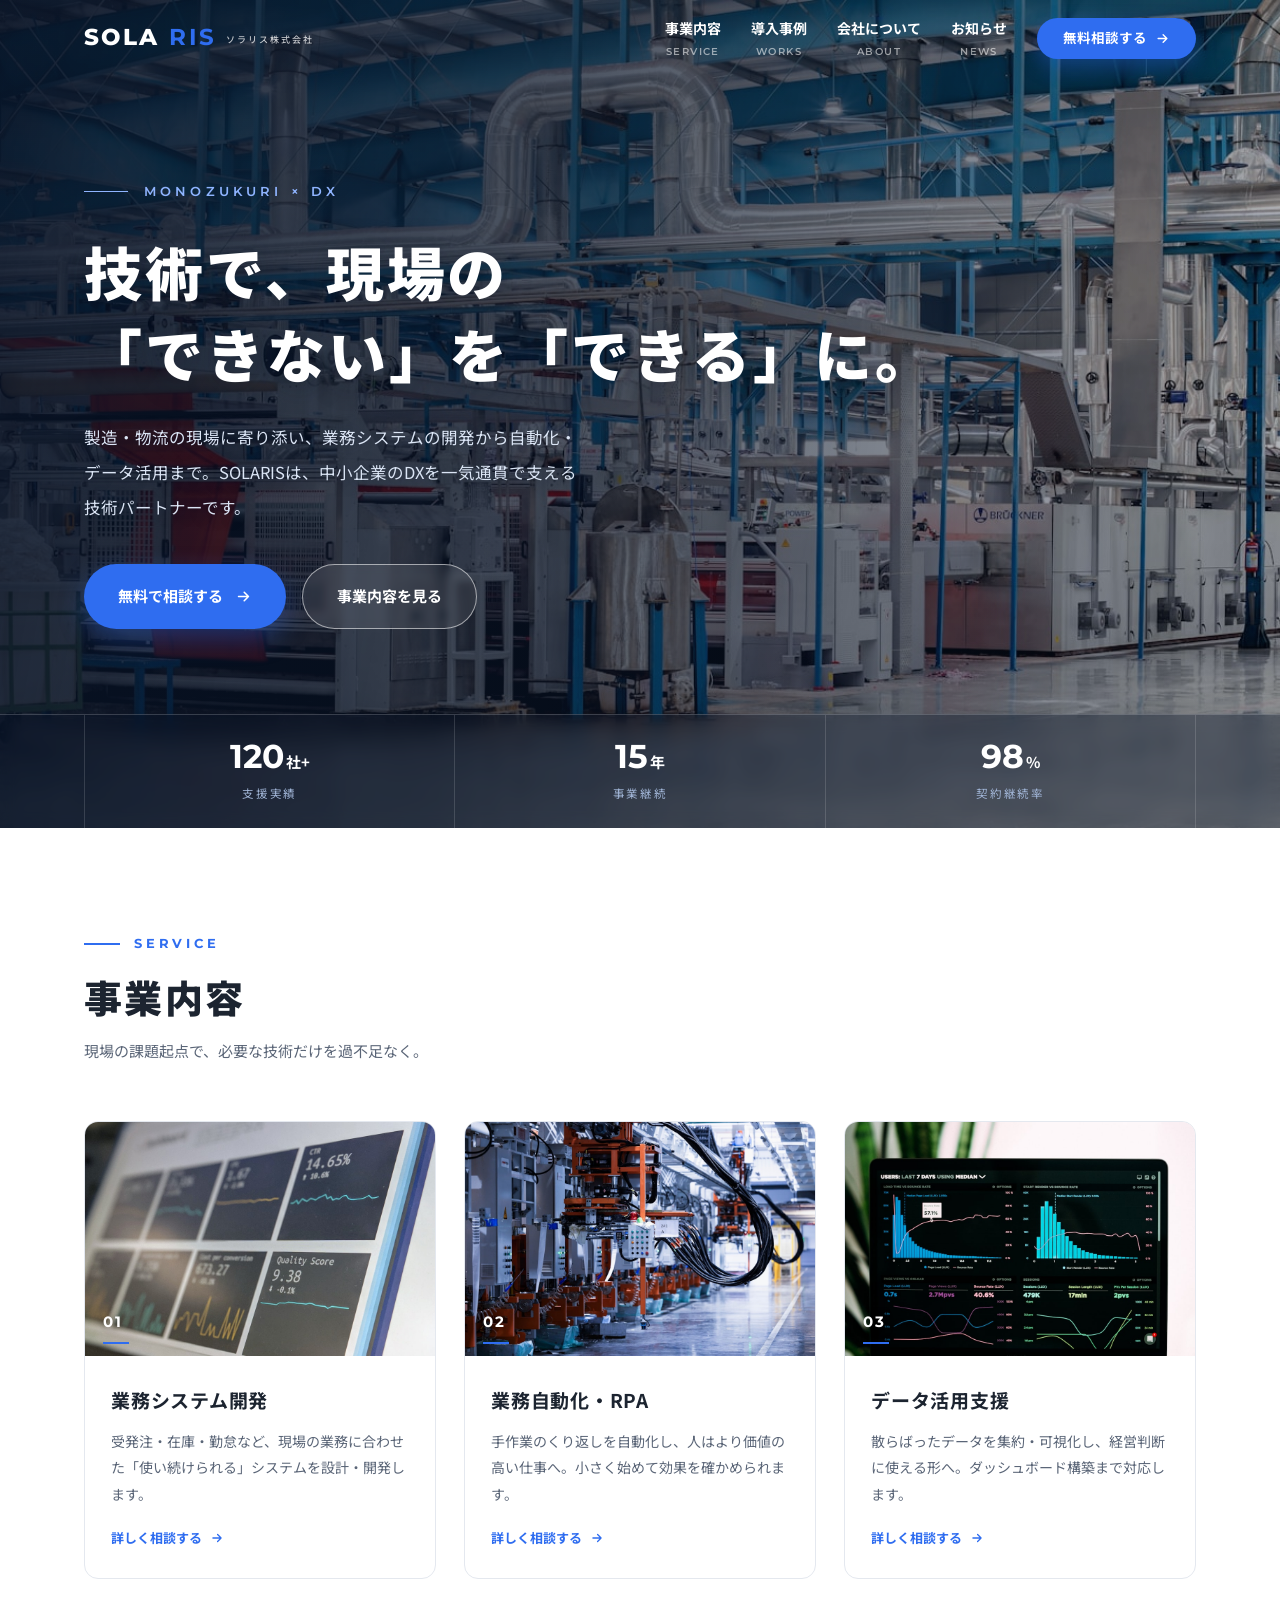
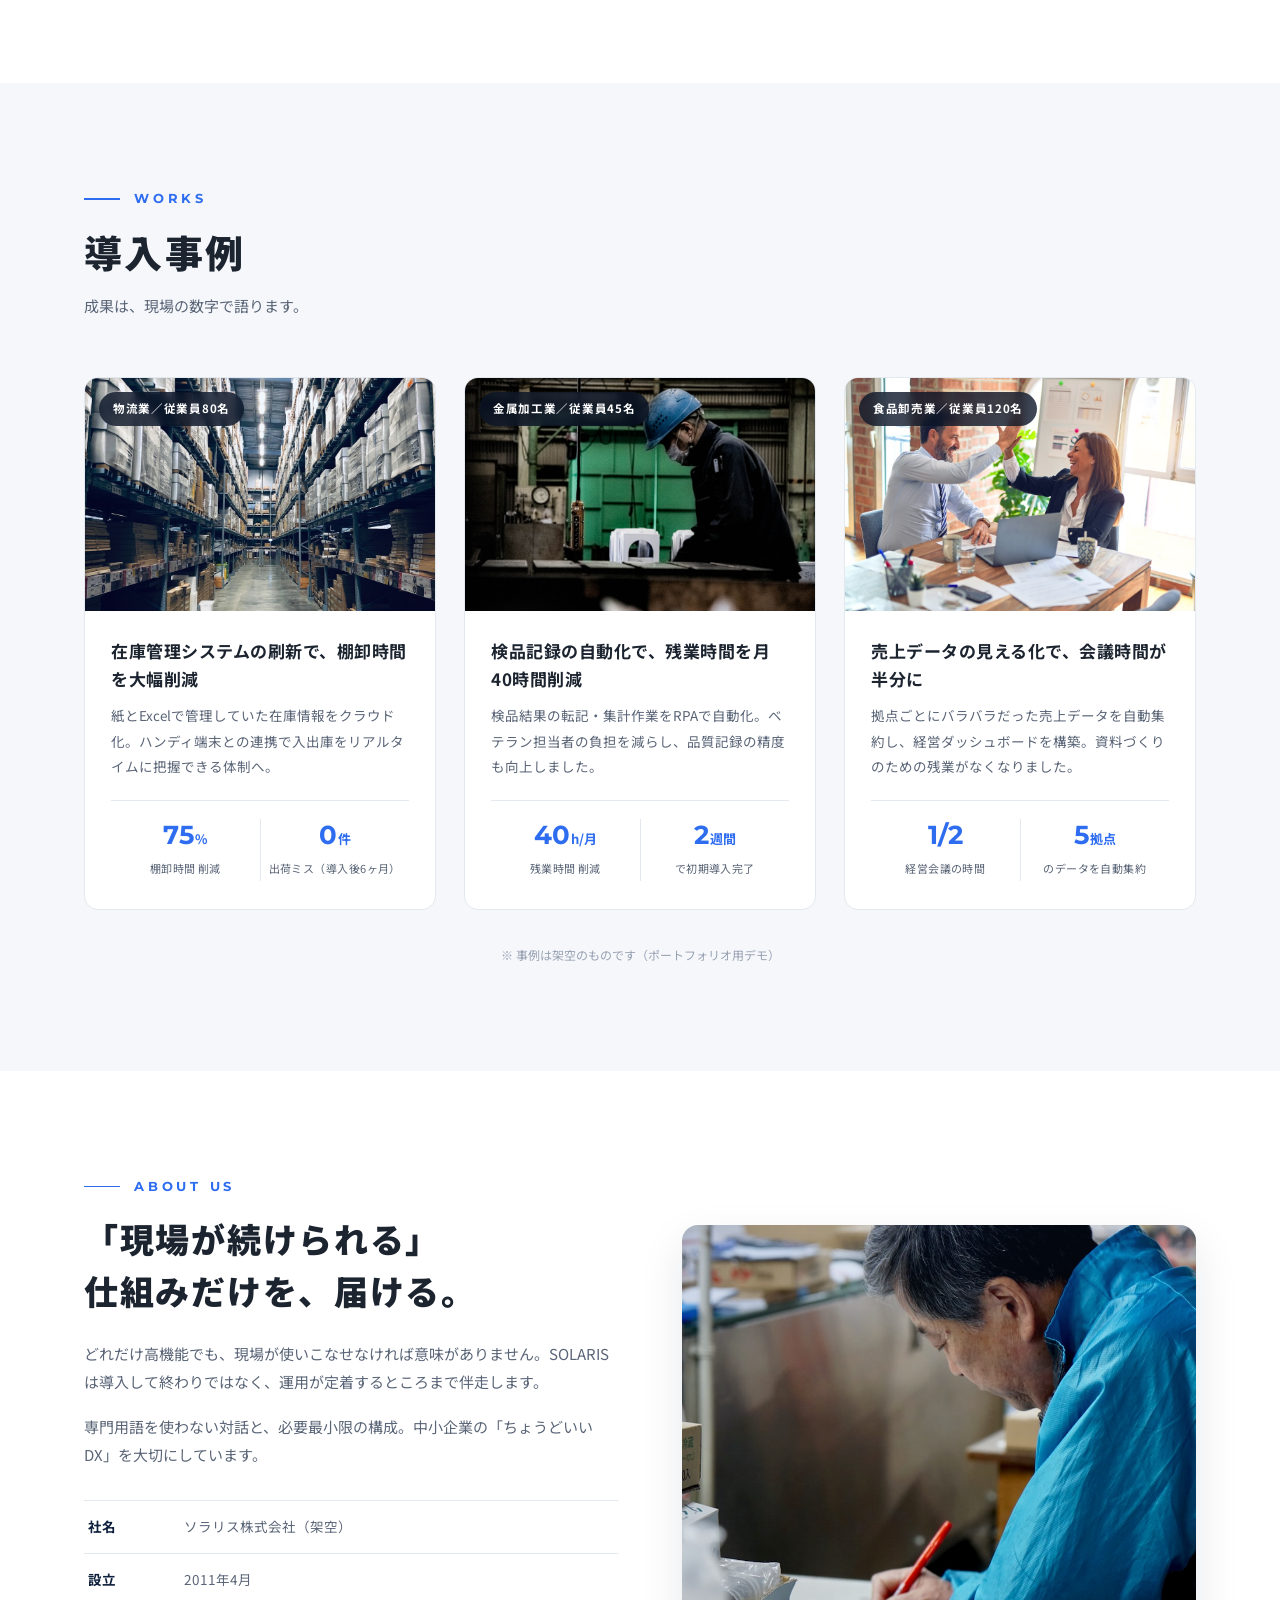
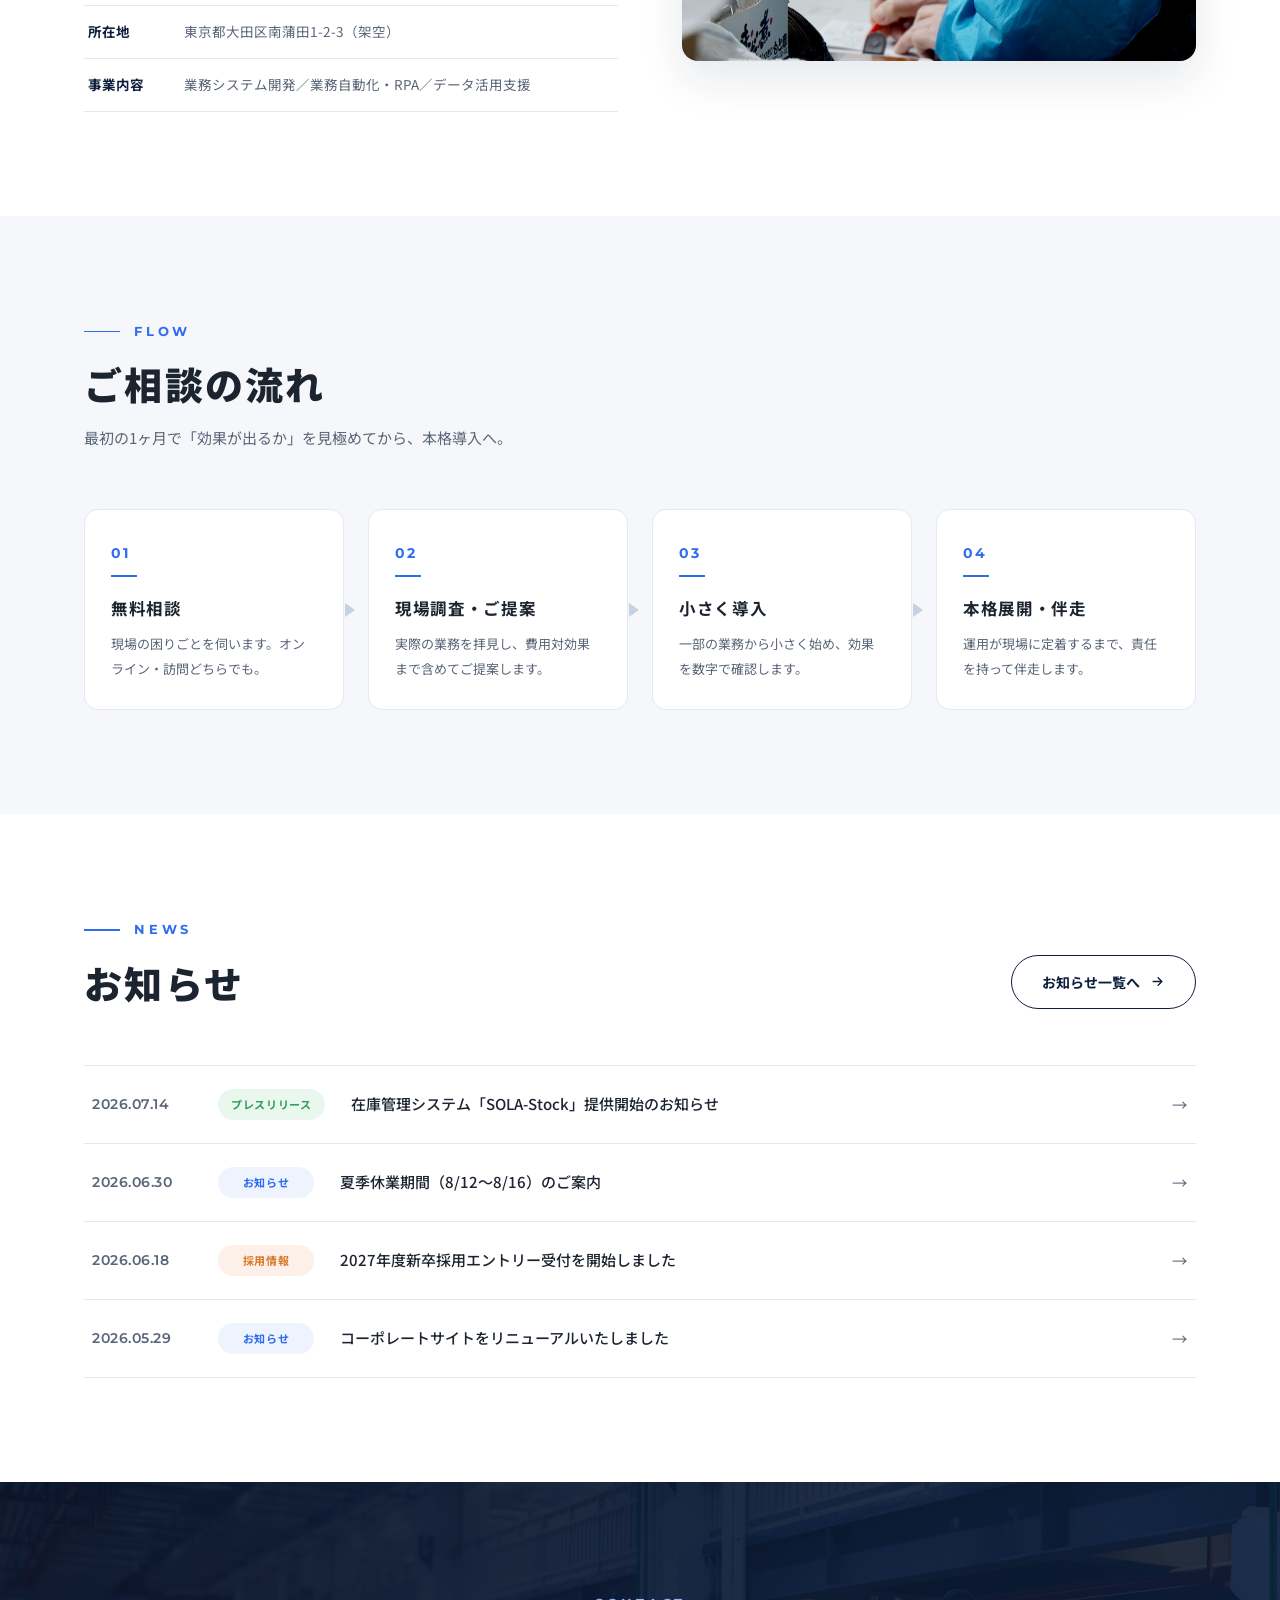
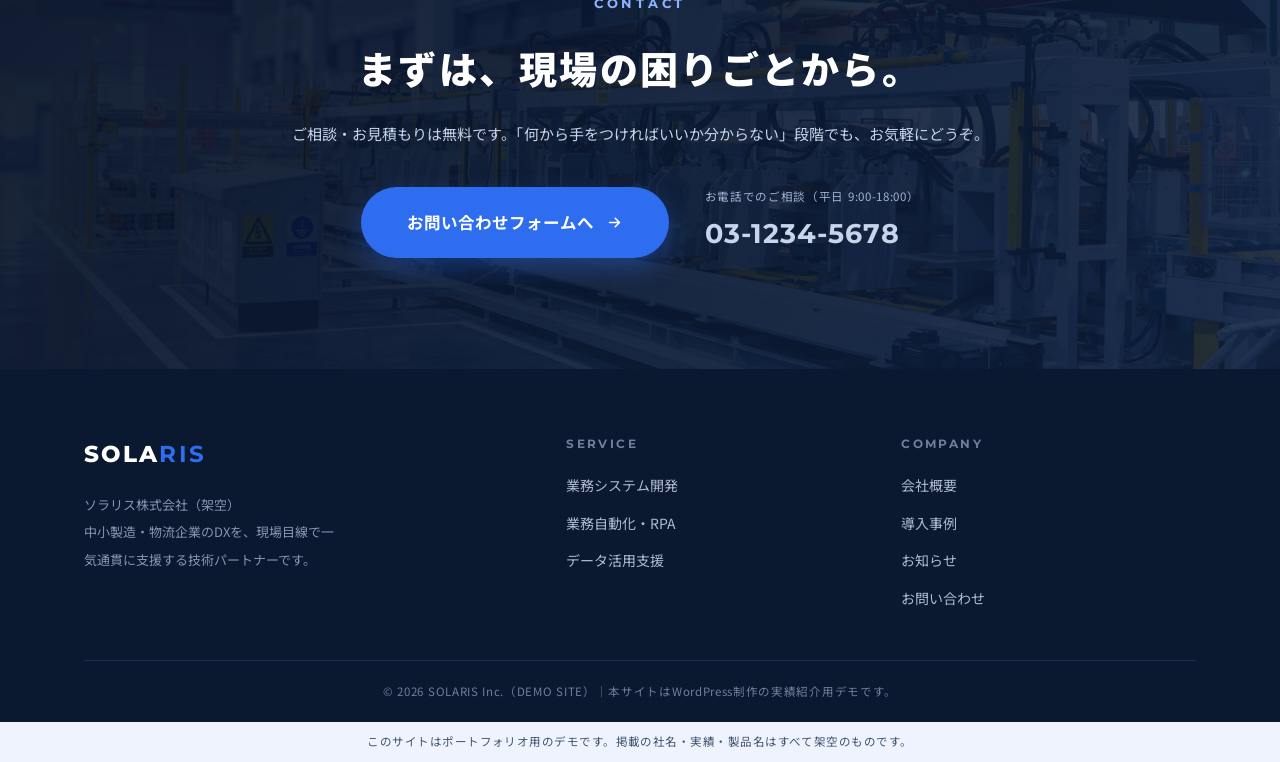
<file: index.html>
<!DOCTYPE html>
<html lang="ja">
<head>
<meta charset="UTF-8">
<meta name="viewport" content="width=device-width, initial-scale=1.0">
<title>株式会社SOLARIS｜ものづくりDXを支える技術パートナー（デモ）</title>
<meta name="description" content="WordPress実績用デモ。架空企業SOLARISのコーポレートサイトです。">
<link rel="preconnect" href="https://fonts.googleapis.com">
<link rel="preconnect" href="https://fonts.gstatic.com" crossorigin>
<link href="https://fonts.googleapis.com/css2?family=Noto+Sans+JP:wght@400;500;700;900&family=Montserrat:wght@500;600;700;800&display=swap" rel="stylesheet">
<link rel="stylesheet" href="assets/style.css">
</head>
<body>

<header class="hdr" id="hdr">
  <div class="hdr__in">
    <a class="logo" href="index.html">SOLA<b>RIS</b><small>ソラリス株式会社</small></a>
    <nav class="nav">
      <a href="#service">事業内容<span class="en">Service</span></a>
      <a href="#works">導入事例<span class="en">Works</span></a>
      <a href="#about">会社について<span class="en">About</span></a>
      <a href="news.html">お知らせ<span class="en">News</span></a>
      <a class="nav__cta" href="#contact">無料相談する<svg viewBox="0 0 24 24" fill="none" stroke="currentColor" stroke-width="2.2" stroke-linecap="round" stroke-linejoin="round"><path d="M5 12h14M13 6l6 6-6 6"/></svg></a>
    </nav>
    <button class="hdr__menu" id="menuBtn" aria-label="メニュー"><span></span><span></span><span></span></button>
  </div>
  <div class="drawer" id="drawer">
    <a href="#service">事業内容</a>
    <a href="#works">導入事例</a>
    <a href="#about">会社について</a>
    <a href="news.html">お知らせ</a>
    <a class="drawer__cta" href="#contact">無料相談する →</a>
  </div>
</header>

<!-- HERO -->
<section class="hero">
  <div class="hero__bg"><img src="assets/img/hero.jpg" alt=""></div>
  <div class="hero__in">
    <p class="hero__eyebrow"><span>Monozukuri × DX</span></p>
    <h1>技術で、現場の<br><span class="nw">「できない」を</span><span class="nw">「できる」に。</span></h1>
    <p class="hero__lead">製造・物流の現場に寄り添い、業務システムの開発から自動化・データ活用まで。SOLARISは、中小企業のDXを一気通貫で支える技術パートナーです。</p>
    <div class="hero__btns">
      <a class="btn" href="#contact">無料で相談する<svg viewBox="0 0 24 24" fill="none" stroke="currentColor" stroke-width="2.2" stroke-linecap="round" stroke-linejoin="round"><path d="M5 12h14M13 6l6 6-6 6"/></svg></a>
      <a class="btn btn--ghost" href="#service">事業内容を見る</a>
    </div>
  </div>
  <div class="hero__stats">
    <div class="hero__stats-in">
      <div class="hero__stat"><b>120<small>社+</small></b><span>支援実績</span></div>
      <div class="hero__stat"><b>15<small>年</small></b><span>事業継続</span></div>
      <div class="hero__stat"><b>98<small>%</small></b><span>契約継続率</span></div>
    </div>
  </div>
</section>

<!-- SERVICE -->
<section class="sec" id="service">
  <div class="inner">
    <div class="sec-head reveal">
      <span class="en">Service</span>
      <h2>事業内容</h2>
      <p>現場の課題起点で、必要な技術だけを過不足なく。</p>
    </div>
    <div class="svc">
      <a class="svc__card reveal" href="#contact">
        <div class="svc__ph"><img src="assets/img/svc-system.jpg" alt="業務システム開発" loading="lazy"><span class="svc__no">01</span></div>
        <div class="svc__body">
          <h3>業務システム開発</h3>
          <p>受発注・在庫・勤怠など、現場の業務に合わせた「使い続けられる」システムを設計・開発します。</p>
          <span class="svc__more">詳しく相談する<svg viewBox="0 0 24 24" fill="none" stroke="currentColor" stroke-width="2.2" stroke-linecap="round" stroke-linejoin="round"><path d="M5 12h14M13 6l6 6-6 6"/></svg></span>
        </div>
      </a>
      <a class="svc__card reveal" href="#contact" style="transition-delay:.08s">
        <div class="svc__ph"><img src="assets/img/svc-rpa.jpg" alt="業務自動化・RPA" loading="lazy"><span class="svc__no">02</span></div>
        <div class="svc__body">
          <h3>業務自動化・RPA</h3>
          <p>手作業のくり返しを自動化し、人はより価値の高い仕事へ。小さく始めて効果を確かめられます。</p>
          <span class="svc__more">詳しく相談する<svg viewBox="0 0 24 24" fill="none" stroke="currentColor" stroke-width="2.2" stroke-linecap="round" stroke-linejoin="round"><path d="M5 12h14M13 6l6 6-6 6"/></svg></span>
        </div>
      </a>
      <a class="svc__card reveal" href="#contact" style="transition-delay:.16s">
        <div class="svc__ph"><img src="assets/img/svc-data.jpg" alt="データ活用支援" loading="lazy"><span class="svc__no">03</span></div>
        <div class="svc__body">
          <h3>データ活用支援</h3>
          <p>散らばったデータを集約・可視化し、経営判断に使える形へ。ダッシュボード構築まで対応します。</p>
          <span class="svc__more">詳しく相談する<svg viewBox="0 0 24 24" fill="none" stroke="currentColor" stroke-width="2.2" stroke-linecap="round" stroke-linejoin="round"><path d="M5 12h14M13 6l6 6-6 6"/></svg></span>
        </div>
      </a>
    </div>
  </div>
</section>

<!-- WORKS -->
<section class="sec sec--gray" id="works">
  <div class="inner">
    <div class="sec-head reveal">
      <span class="en">Works</span>
      <h2>導入事例</h2>
      <p>成果は、現場の数字で語ります。</p>
    </div>
    <div class="works">
      <article class="work reveal">
        <div class="work__ph"><img src="assets/img/case-warehouse.jpg" alt="物流業の導入事例" loading="lazy"><span class="work__tag">物流業／従業員80名</span></div>
        <div class="work__body">
          <h3>在庫管理システムの刷新で、棚卸時間を大幅削減</h3>
          <p>紙とExcelで管理していた在庫情報をクラウド化。ハンディ端末との連携で入出庫をリアルタイムに把握できる体制へ。</p>
          <div class="work__nums">
            <div><b>75<small>%</small></b><span>棚卸時間 削減</span></div>
            <div><b>0<small>件</small></b><span>出荷ミス（導入後6ヶ月）</span></div>
          </div>
        </div>
      </article>
      <article class="work reveal" style="transition-delay:.08s">
        <div class="work__ph"><img src="assets/img/case-factory.jpg" alt="製造業の導入事例" loading="lazy"><span class="work__tag">金属加工業／従業員45名</span></div>
        <div class="work__body">
          <h3>検品記録の自動化で、残業時間を月40時間削減</h3>
          <p>検品結果の転記・集計作業をRPAで自動化。ベテラン担当者の負担を減らし、品質記録の精度も向上しました。</p>
          <div class="work__nums">
            <div><b>40<small>h/月</small></b><span>残業時間 削減</span></div>
            <div><b>2<small>週間</small></b><span>で初期導入完了</span></div>
          </div>
        </div>
      </article>
      <article class="work reveal" style="transition-delay:.16s">
        <div class="work__ph"><img src="assets/img/case-meeting.jpg" alt="卸売業の導入事例" loading="lazy"><span class="work__tag">食品卸売業／従業員120名</span></div>
        <div class="work__body">
          <h3>売上データの見える化で、会議時間が半分に</h3>
          <p>拠点ごとにバラバラだった売上データを自動集約し、経営ダッシュボードを構築。資料づくりのための残業がなくなりました。</p>
          <div class="work__nums">
            <div><b>1/2</b><span>経営会議の時間</span></div>
            <div><b>5<small>拠点</small></b><span>のデータを自動集約</span></div>
          </div>
        </div>
      </article>
    </div>
    <p class="works__note">※ 事例は架空のものです（ポートフォリオ用デモ）</p>
  </div>
</section>

<!-- ABOUT -->
<section class="sec" id="about">
  <div class="inner">
    <div class="about">
      <div class="about__txt reveal">
        <span class="en">About us</span>
        <h2>「現場が続けられる」<br>仕組みだけを、届ける。</h2>
        <p>どれだけ高機能でも、現場が使いこなせなければ意味がありません。SOLARISは導入して終わりではなく、運用が定着するところまで伴走します。</p>
        <p>専門用語を使わない対話と、必要最小限の構成。中小企業の「ちょうどいいDX」を大切にしています。</p>
        <dl class="about__tbl">
          <div><dt>社名</dt><dd>ソラリス株式会社（架空）</dd></div>
          <div><dt>設立</dt><dd>2011年4月</dd></div>
          <div><dt>所在地</dt><dd>東京都大田区南蒲田1-2-3（架空）</dd></div>
          <div><dt>事業内容</dt><dd>業務システム開発／業務自動化・RPA／データ活用支援</dd></div>
        </dl>
      </div>
      <div class="about__visual reveal"><img src="assets/img/about.jpg" alt="現場に寄り添う支援" loading="lazy"></div>
    </div>
  </div>
</section>

<!-- FLOW -->
<section class="sec sec--gray" id="flow">
  <div class="inner">
    <div class="sec-head reveal">
      <span class="en">Flow</span>
      <h2>ご相談の流れ</h2>
      <p>最初の1ヶ月で「効果が出るか」を見極めてから、本格導入へ。</p>
    </div>
    <ol class="flow">
      <li class="reveal"><span class="flow__no">01</span><h3>無料相談</h3><p>現場の困りごとを伺います。オンライン・訪問どちらでも。</p></li>
      <li class="reveal" style="transition-delay:.06s"><span class="flow__no">02</span><h3>現場調査・ご提案</h3><p>実際の業務を拝見し、費用対効果まで含めてご提案します。</p></li>
      <li class="reveal" style="transition-delay:.12s"><span class="flow__no">03</span><h3>小さく導入</h3><p>一部の業務から小さく始め、効果を数字で確認します。</p></li>
      <li class="reveal" style="transition-delay:.18s"><span class="flow__no">04</span><h3>本格展開・伴走</h3><p>運用が現場に定着するまで、責任を持って伴走します。</p></li>
    </ol>
  </div>
</section>

<!-- NEWS preview -->
<section class="sec" id="news">
  <div class="inner">
    <div class="sec-head sec-head--row reveal">
      <div><span class="en">News</span><h2>お知らせ</h2></div>
      <a class="link-btn pc" href="news.html">お知らせ一覧へ<svg viewBox="0 0 24 24" fill="none" stroke="currentColor" stroke-width="2.2" stroke-linecap="round" stroke-linejoin="round"><path d="M5 12h14M13 6l6 6-6 6"/></svg></a>
    </div>
    <div class="news-list reveal">
      <a class="news-item" href="news-article.html">
        <span class="news-item__date">2026.07.14</span>
        <span class="news-item__cat press">プレスリリース</span>
        <span class="news-item__ttl">在庫管理システム「SOLA-Stock」提供開始のお知らせ</span>
        <span class="news-item__arrow">→</span>
      </a>
      <a class="news-item" href="news-article.html">
        <span class="news-item__date">2026.06.30</span>
        <span class="news-item__cat">お知らせ</span>
        <span class="news-item__ttl">夏季休業期間（8/12〜8/16）のご案内</span>
        <span class="news-item__arrow">→</span>
      </a>
      <a class="news-item" href="news-article.html">
        <span class="news-item__date">2026.06.18</span>
        <span class="news-item__cat recruit">採用情報</span>
        <span class="news-item__ttl">2027年度新卒採用エントリー受付を開始しました</span>
        <span class="news-item__arrow">→</span>
      </a>
      <a class="news-item" href="news-article.html">
        <span class="news-item__date">2026.05.29</span>
        <span class="news-item__cat">お知らせ</span>
        <span class="news-item__ttl">コーポレートサイトをリニューアルいたしました</span>
        <span class="news-item__arrow">→</span>
      </a>
    </div>
    <div class="news-more sp"><a class="link-btn" href="news.html">お知らせ一覧へ<svg viewBox="0 0 24 24" fill="none" stroke="currentColor" stroke-width="2.2" stroke-linecap="round" stroke-linejoin="round"><path d="M5 12h14M13 6l6 6-6 6"/></svg></a></div>
  </div>
</section>

<!-- CTA -->
<section class="cta" id="contact">
  <div class="cta__bg"><img src="assets/img/cta-bg.jpg" alt="" loading="lazy"></div>
  <div class="inner cta__in reveal">
    <span class="en">Contact</span>
    <h2>まずは、現場の困りごとから。</h2>
    <p>ご相談・お見積もりは無料です。「何から手をつければいいか分からない」段階でも、お気軽にどうぞ。</p>
    <div class="cta__btns">
      <a class="btn btn--lg" href="#" onclick="return false">お問い合わせフォームへ<svg viewBox="0 0 24 24" fill="none" stroke="currentColor" stroke-width="2.2" stroke-linecap="round" stroke-linejoin="round"><path d="M5 12h14M13 6l6 6-6 6"/></svg></a>
      <p class="cta__tel"><small>お電話でのご相談（平日 9:00-18:00）</small><b>03-1234-5678</b></p>
    </div>
  </div>
</section>

<!-- FOOTER -->
<footer class="ft">
  <div class="inner">
    <div class="ft__grid">
      <div>
        <p class="ft__logo">SOLA<b>RIS</b></p>
        <p class="ft__desc">ソラリス株式会社（架空）<br>中小製造・物流企業のDXを、現場目線で一気通貫に支援する技術パートナーです。</p>
      </div>
      <div>
        <h4>Service</h4>
        <ul>
          <li><a href="#service">業務システム開発</a></li>
          <li><a href="#service">業務自動化・RPA</a></li>
          <li><a href="#service">データ活用支援</a></li>
        </ul>
      </div>
      <div>
        <h4>Company</h4>
        <ul>
          <li><a href="#about">会社概要</a></li>
          <li><a href="#works">導入事例</a></li>
          <li><a href="news.html">お知らせ</a></li>
          <li><a href="#contact">お問い合わせ</a></li>
        </ul>
      </div>
    </div>
    <div class="ft__bottom">© 2026 SOLARIS Inc.（DEMO SITE）｜本サイトはWordPress制作の実績紹介用デモです。</div>
  </div>
</footer>
<div class="demo-note">このサイトはポートフォリオ用のデモです。掲載の社名・実績・製品名はすべて架空のものです。</div>

<script src="assets/script.js"></script>
</body>
</html>
</file>
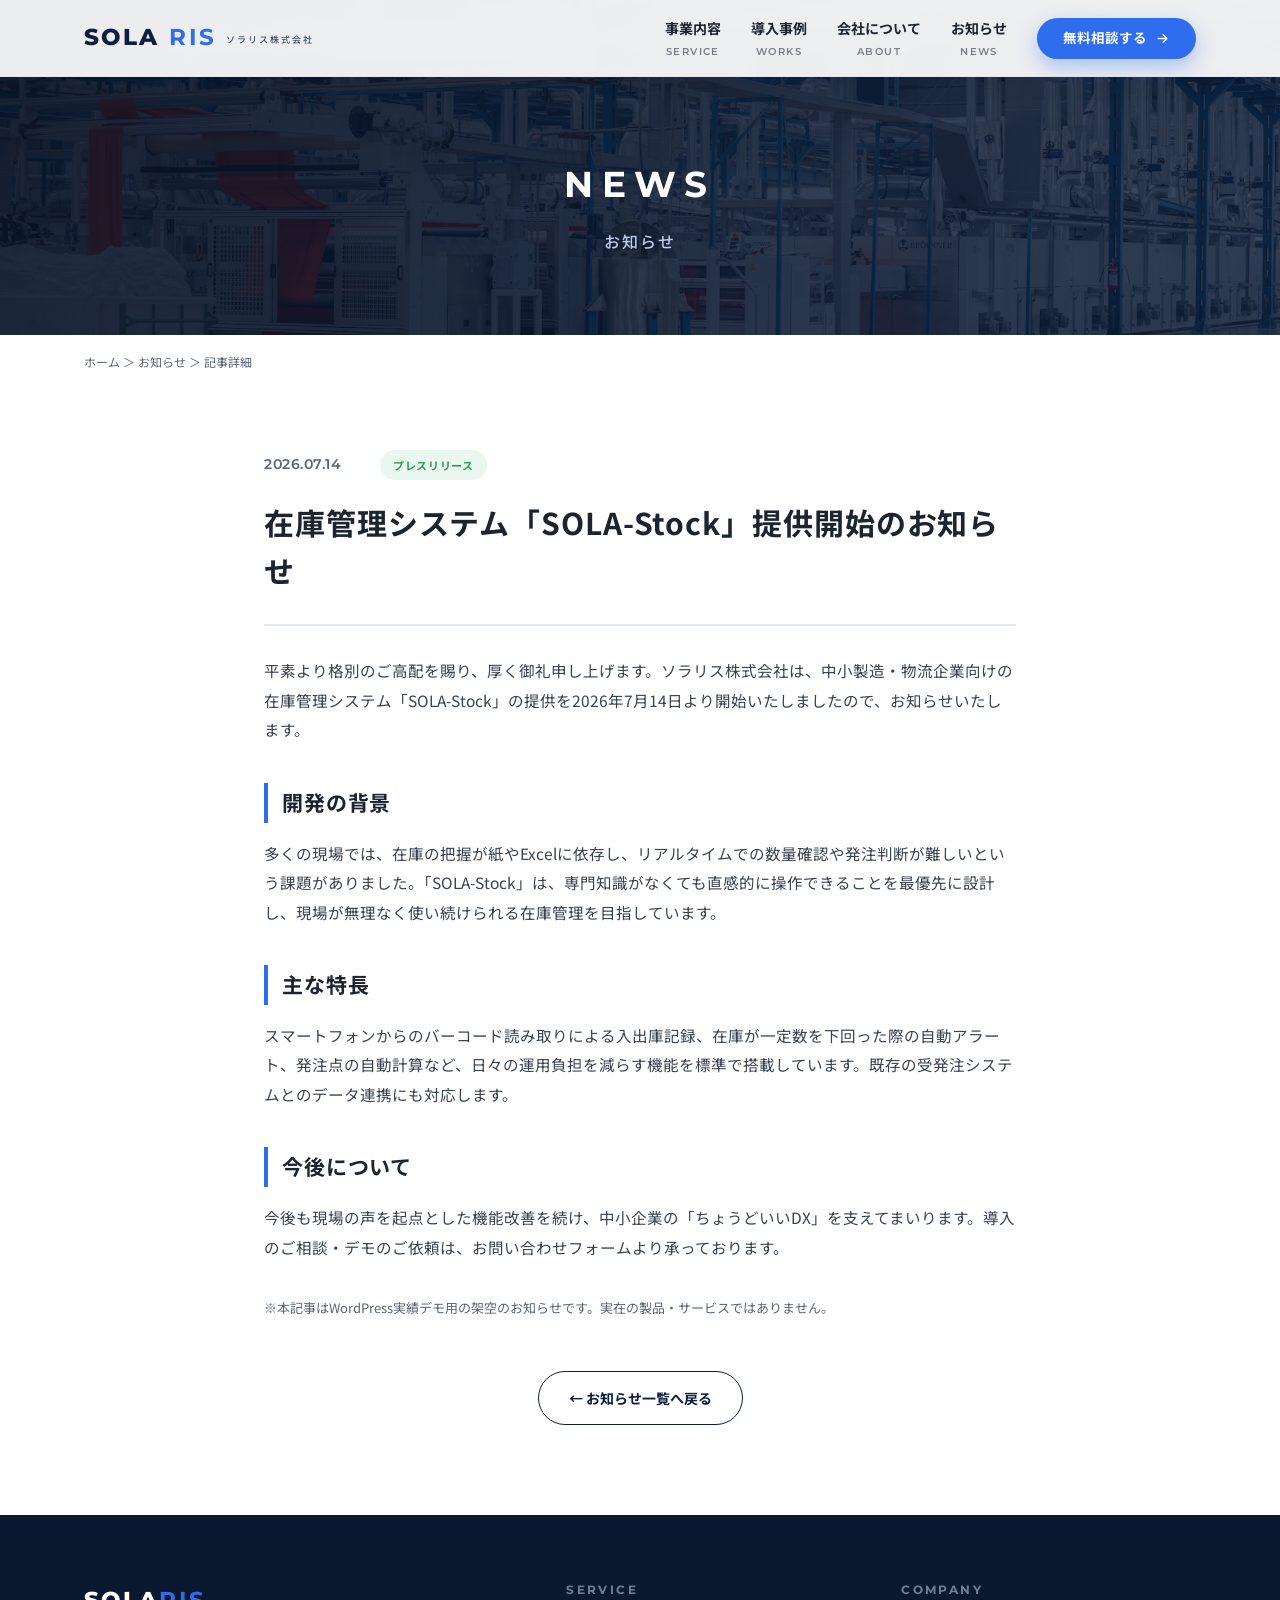
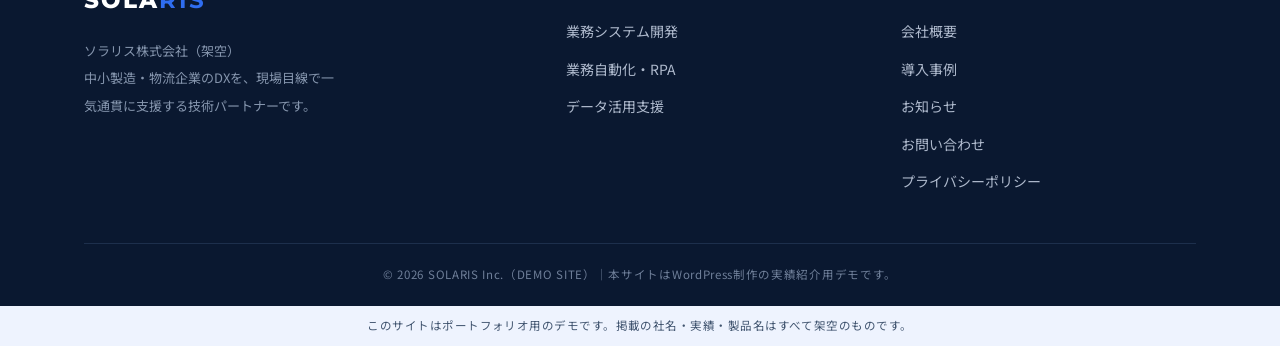
<file: news-article.html>
<!DOCTYPE html>
<html lang="ja">
<head>
<meta charset="UTF-8">
<meta name="viewport" content="width=device-width, initial-scale=1.0">
<title>在庫管理システム「SOLA-Stock」提供開始のお知らせ｜株式会社SOLARIS（デモ）</title>
<meta name="description" content="WordPress実績用デモ。記事詳細ページのサンプルです。">
<link rel="preconnect" href="https://fonts.googleapis.com">
<link rel="preconnect" href="https://fonts.gstatic.com" crossorigin>
<link href="https://fonts.googleapis.com/css2?family=Noto+Sans+JP:wght@400;500;700;900&family=Montserrat:wght@500;600;700;800&display=swap" rel="stylesheet">
<link rel="stylesheet" href="assets/style.css">
</head>
<body>

<header class="hdr" id="hdr">
  <div class="hdr__in">
    <a class="logo" href="index.html">SOLA<b>RIS</b><small>ソラリス株式会社</small></a>
    <nav class="nav">
      <a href="index.html#service">事業内容<span class="en">Service</span></a>
      <a href="index.html#works">導入事例<span class="en">Works</span></a>
      <a href="index.html#about">会社について<span class="en">About</span></a>
      <a href="news.html">お知らせ<span class="en">News</span></a>
      <a class="nav__cta" href="index.html#contact">無料相談する<svg viewBox="0 0 24 24" fill="none" stroke="currentColor" stroke-width="2.2" stroke-linecap="round" stroke-linejoin="round"><path d="M5 12h14M13 6l6 6-6 6"/></svg></a>
    </nav>
    <button class="hdr__menu" id="menuBtn" aria-label="メニュー"><span></span><span></span><span></span></button>
  </div>
  <div class="drawer" id="drawer">
    <a href="index.html#service">事業内容</a>
    <a href="index.html#works">導入事例</a>
    <a href="index.html#about">会社について</a>
    <a href="news.html">お知らせ</a>
    <a class="drawer__cta" href="index.html#contact">無料相談する →</a>
  </div>
</header>

<div class="pagehead">
  <div class="pagehead__bg"><img src="assets/img/hero.jpg" alt=""></div>
  <div class="inner">
    <span class="en">News</span>
    <h1>お知らせ</h1>
  </div>
</div>

<div class="inner">
  <p class="crumb"><a href="index.html">ホーム</a> ＞ <a href="news.html">お知らせ</a> ＞ 記事詳細</p>
</div>

<article class="article">
  <div class="article__meta">
    <span class="news-item__date">2026.07.14</span>
    <span class="news-item__cat press">プレスリリース</span>
  </div>
  <h1>在庫管理システム「SOLA-Stock」提供開始のお知らせ</h1>

  <div class="article__body">
    <p>平素より格別のご高配を賜り、厚く御礼申し上げます。ソラリス株式会社は、中小製造・物流企業向けの在庫管理システム「SOLA-Stock」の提供を2026年7月14日より開始いたしましたので、お知らせいたします。</p>

    <h2>開発の背景</h2>
    <p>多くの現場では、在庫の把握が紙やExcelに依存し、リアルタイムでの数量確認や発注判断が難しいという課題がありました。「SOLA-Stock」は、専門知識がなくても直感的に操作できることを最優先に設計し、現場が無理なく使い続けられる在庫管理を目指しています。</p>

    <h2>主な特長</h2>
    <p>スマートフォンからのバーコード読み取りによる入出庫記録、在庫が一定数を下回った際の自動アラート、発注点の自動計算など、日々の運用負担を減らす機能を標準で搭載しています。既存の受発注システムとのデータ連携にも対応します。</p>

    <h2>今後について</h2>
    <p>今後も現場の声を起点とした機能改善を続け、中小企業の「ちょうどいいDX」を支えてまいります。導入のご相談・デモのご依頼は、お問い合わせフォームより承っております。</p>

    <p style="font-size:13px;color:var(--sub);margin-top:34px">※本記事はWordPress実績デモ用の架空のお知らせです。実在の製品・サービスではありません。</p>
  </div>

  <div class="article__back"><a class="link-btn" href="news.html">← お知らせ一覧へ戻る</a></div>
</article>

<footer class="ft">
  <div class="inner">
    <div class="ft__grid">
      <div>
        <p class="ft__logo">SOLA<b>RIS</b></p>
        <p class="ft__desc">ソラリス株式会社（架空）<br>中小製造・物流企業のDXを、現場目線で一気通貫に支援する技術パートナーです。</p>
      </div>
      <div>
        <h4>Service</h4>
        <ul>
          <li><a href="index.html#service">業務システム開発</a></li>
          <li><a href="index.html#service">業務自動化・RPA</a></li>
          <li><a href="index.html#service">データ活用支援</a></li>
        </ul>
      </div>
      <div>
        <h4>Company</h4>
        <ul>
          <li><a href="index.html#about">会社概要</a></li>
          <li><a href="index.html#works">導入事例</a></li>
          <li><a href="news.html">お知らせ</a></li>
          <li><a href="index.html#contact">お問い合わせ</a></li>
          <li><a href="#">プライバシーポリシー</a></li>
        </ul>
      </div>
    </div>
    <div class="ft__bottom">© 2026 SOLARIS Inc.（DEMO SITE）｜本サイトはWordPress制作の実績紹介用デモです。</div>
  </div>
</footer>
<div class="demo-note">このサイトはポートフォリオ用のデモです。掲載の社名・実績・製品名はすべて架空のものです。</div>

<script src="assets/script.js"></script>
</body>
</html>
</file>
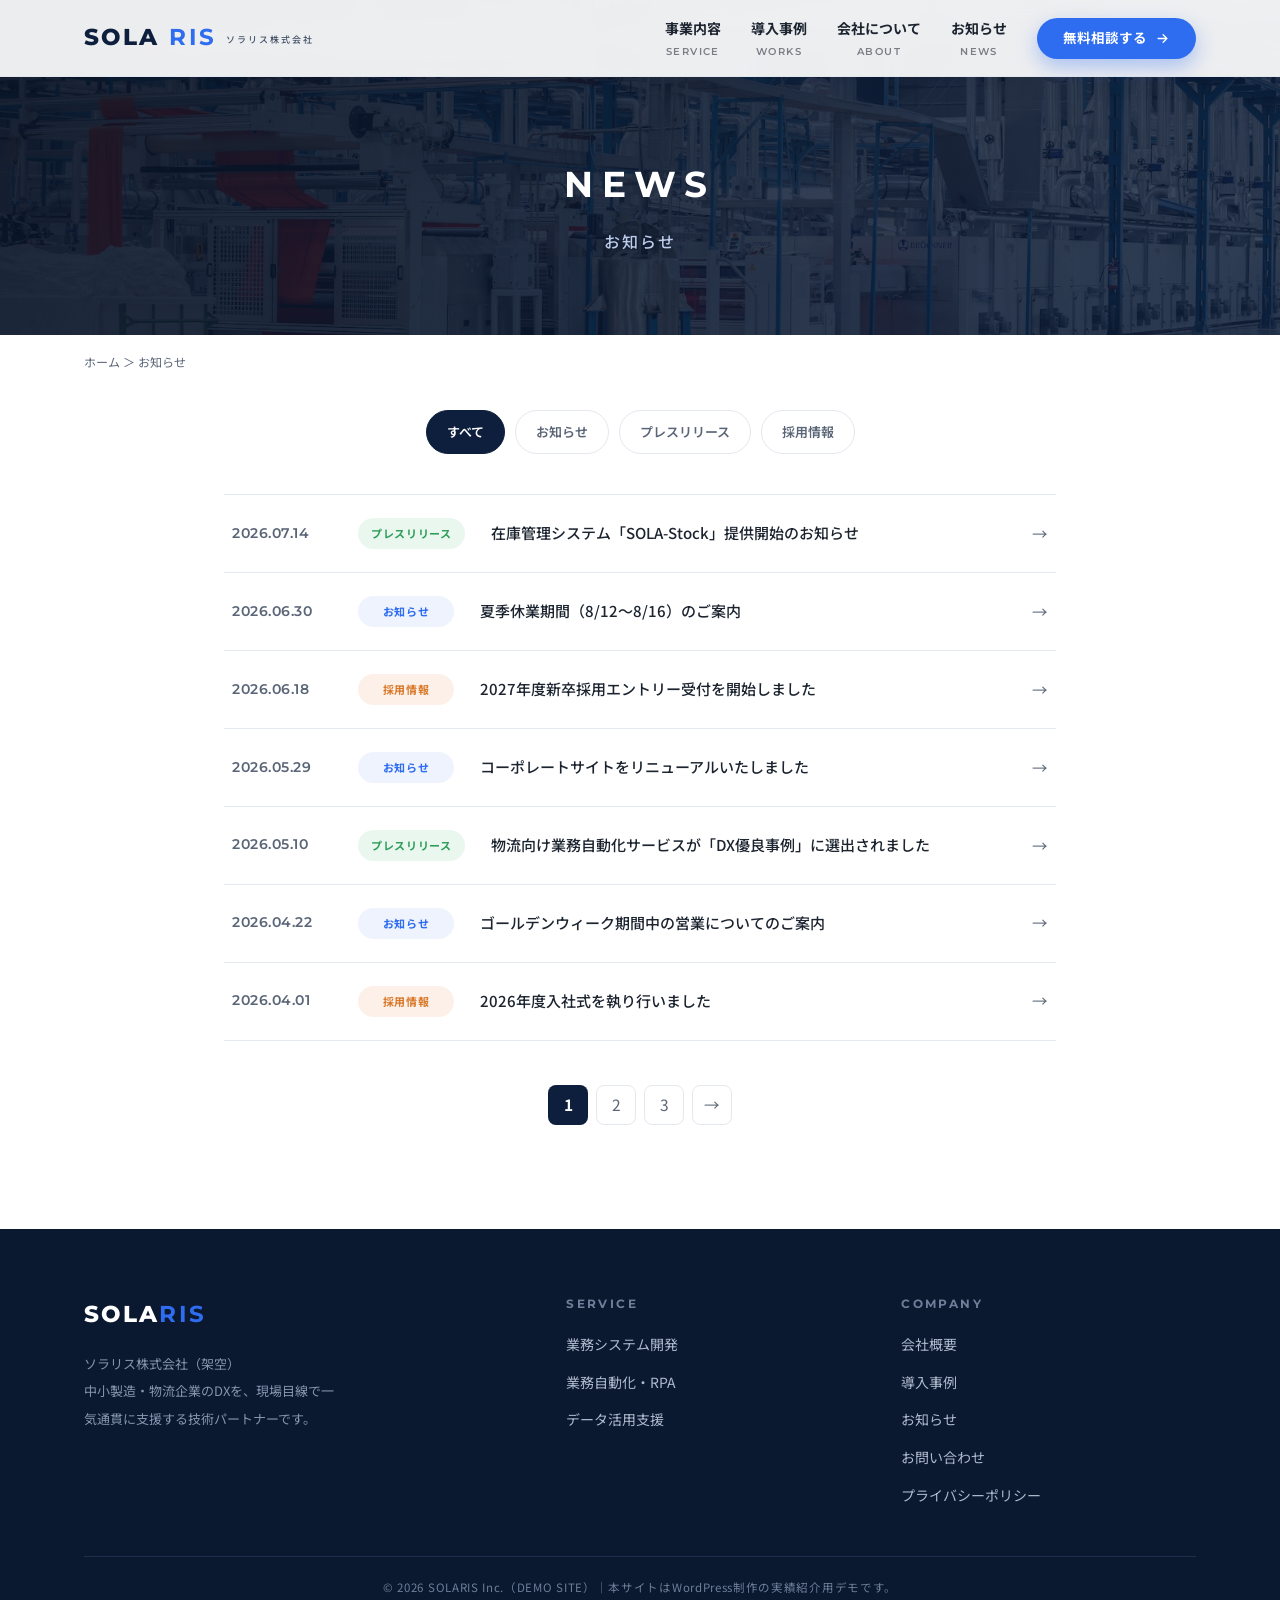
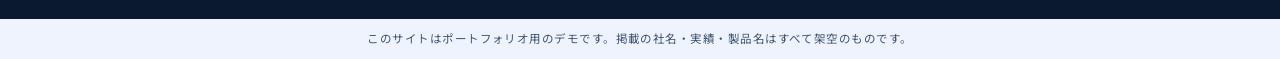
<file: news.html>
<!DOCTYPE html>
<html lang="ja">
<head>
<meta charset="UTF-8">
<meta name="viewport" content="width=device-width, initial-scale=1.0">
<title>お知らせ｜株式会社SOLARIS（デモ）</title>
<meta name="description" content="WordPress実績用デモ。SOLARISのお知らせ一覧ページです。">
<link rel="preconnect" href="https://fonts.googleapis.com">
<link rel="preconnect" href="https://fonts.gstatic.com" crossorigin>
<link href="https://fonts.googleapis.com/css2?family=Noto+Sans+JP:wght@400;500;700;900&family=Montserrat:wght@500;600;700;800&display=swap" rel="stylesheet">
<link rel="stylesheet" href="assets/style.css">
</head>
<body>

<header class="hdr" id="hdr">
  <div class="hdr__in">
    <a class="logo" href="index.html">SOLA<b>RIS</b><small>ソラリス株式会社</small></a>
    <nav class="nav">
      <a href="index.html#service">事業内容<span class="en">Service</span></a>
      <a href="index.html#works">導入事例<span class="en">Works</span></a>
      <a href="index.html#about">会社について<span class="en">About</span></a>
      <a href="news.html">お知らせ<span class="en">News</span></a>
      <a class="nav__cta" href="index.html#contact">無料相談する<svg viewBox="0 0 24 24" fill="none" stroke="currentColor" stroke-width="2.2" stroke-linecap="round" stroke-linejoin="round"><path d="M5 12h14M13 6l6 6-6 6"/></svg></a>
    </nav>
    <button class="hdr__menu" id="menuBtn" aria-label="メニュー"><span></span><span></span><span></span></button>
  </div>
  <div class="drawer" id="drawer">
    <a href="index.html#service">事業内容</a>
    <a href="index.html#works">導入事例</a>
    <a href="index.html#about">会社について</a>
    <a href="news.html">お知らせ</a>
    <a class="drawer__cta" href="index.html#contact">無料相談する →</a>
  </div>
</header>

<div class="pagehead">
  <div class="pagehead__bg"><img src="assets/img/hero.jpg" alt=""></div>
  <div class="inner">
    <span class="en">News</span>
    <h1>お知らせ</h1>
  </div>
</div>

<div class="inner">
  <p class="crumb"><a href="index.html">ホーム</a> ＞ お知らせ</p>
</div>

<section class="sec" style="padding-top:20px">
  <div class="inner" style="max-width:880px">
    <div class="filters">
      <a href="#" class="is-active">すべて</a>
      <a href="#">お知らせ</a>
      <a href="#">プレスリリース</a>
      <a href="#">採用情報</a>
    </div>
    <div class="news-list">
      <a class="news-item" href="news-article.html">
        <span class="news-item__date">2026.07.14</span>
        <span class="news-item__cat press">プレスリリース</span>
        <span class="news-item__ttl">在庫管理システム「SOLA-Stock」提供開始のお知らせ</span>
        <span class="news-item__arrow">→</span>
      </a>
      <a class="news-item" href="news-article.html">
        <span class="news-item__date">2026.06.30</span>
        <span class="news-item__cat">お知らせ</span>
        <span class="news-item__ttl">夏季休業期間（8/12〜8/16）のご案内</span>
        <span class="news-item__arrow">→</span>
      </a>
      <a class="news-item" href="news-article.html">
        <span class="news-item__date">2026.06.18</span>
        <span class="news-item__cat recruit">採用情報</span>
        <span class="news-item__ttl">2027年度新卒採用エントリー受付を開始しました</span>
        <span class="news-item__arrow">→</span>
      </a>
      <a class="news-item" href="news-article.html">
        <span class="news-item__date">2026.05.29</span>
        <span class="news-item__cat">お知らせ</span>
        <span class="news-item__ttl">コーポレートサイトをリニューアルいたしました</span>
        <span class="news-item__arrow">→</span>
      </a>
      <a class="news-item" href="news-article.html">
        <span class="news-item__date">2026.05.10</span>
        <span class="news-item__cat press">プレスリリース</span>
        <span class="news-item__ttl">物流向け業務自動化サービスが「DX優良事例」に選出されました</span>
        <span class="news-item__arrow">→</span>
      </a>
      <a class="news-item" href="news-article.html">
        <span class="news-item__date">2026.04.22</span>
        <span class="news-item__cat">お知らせ</span>
        <span class="news-item__ttl">ゴールデンウィーク期間中の営業についてのご案内</span>
        <span class="news-item__arrow">→</span>
      </a>
      <a class="news-item" href="news-article.html">
        <span class="news-item__date">2026.04.01</span>
        <span class="news-item__cat recruit">採用情報</span>
        <span class="news-item__ttl">2026年度入社式を執り行いました</span>
        <span class="news-item__arrow">→</span>
      </a>
    </div>

    <!-- pagination (static demo) -->
    <div style="display:flex;justify-content:center;gap:8px;margin-top:44px">
      <span style="width:40px;height:40px;display:flex;align-items:center;justify-content:center;border-radius:8px;background:var(--navy);color:#fff;font-weight:700">1</span>
      <a href="#" style="width:40px;height:40px;display:flex;align-items:center;justify-content:center;border-radius:8px;border:1px solid var(--line);color:var(--sub)">2</a>
      <a href="#" style="width:40px;height:40px;display:flex;align-items:center;justify-content:center;border-radius:8px;border:1px solid var(--line);color:var(--sub)">3</a>
      <a href="#" style="width:40px;height:40px;display:flex;align-items:center;justify-content:center;border-radius:8px;border:1px solid var(--line);color:var(--sub)">→</a>
    </div>
  </div>
</section>

<footer class="ft">
  <div class="inner">
    <div class="ft__grid">
      <div>
        <p class="ft__logo">SOLA<b>RIS</b></p>
        <p class="ft__desc">ソラリス株式会社（架空）<br>中小製造・物流企業のDXを、現場目線で一気通貫に支援する技術パートナーです。</p>
      </div>
      <div>
        <h4>Service</h4>
        <ul>
          <li><a href="index.html#service">業務システム開発</a></li>
          <li><a href="index.html#service">業務自動化・RPA</a></li>
          <li><a href="index.html#service">データ活用支援</a></li>
        </ul>
      </div>
      <div>
        <h4>Company</h4>
        <ul>
          <li><a href="index.html#about">会社概要</a></li>
          <li><a href="index.html#works">導入事例</a></li>
          <li><a href="news.html">お知らせ</a></li>
          <li><a href="index.html#contact">お問い合わせ</a></li>
          <li><a href="#">プライバシーポリシー</a></li>
        </ul>
      </div>
    </div>
    <div class="ft__bottom">© 2026 SOLARIS Inc.（DEMO SITE）｜本サイトはWordPress制作の実績紹介用デモです。</div>
  </div>
</footer>
<div class="demo-note">このサイトはポートフォリオ用のデモです。掲載の社名・実績・製品名はすべて架空のものです。</div>

<script src="assets/script.js"></script>
</body>
</html>
</file>
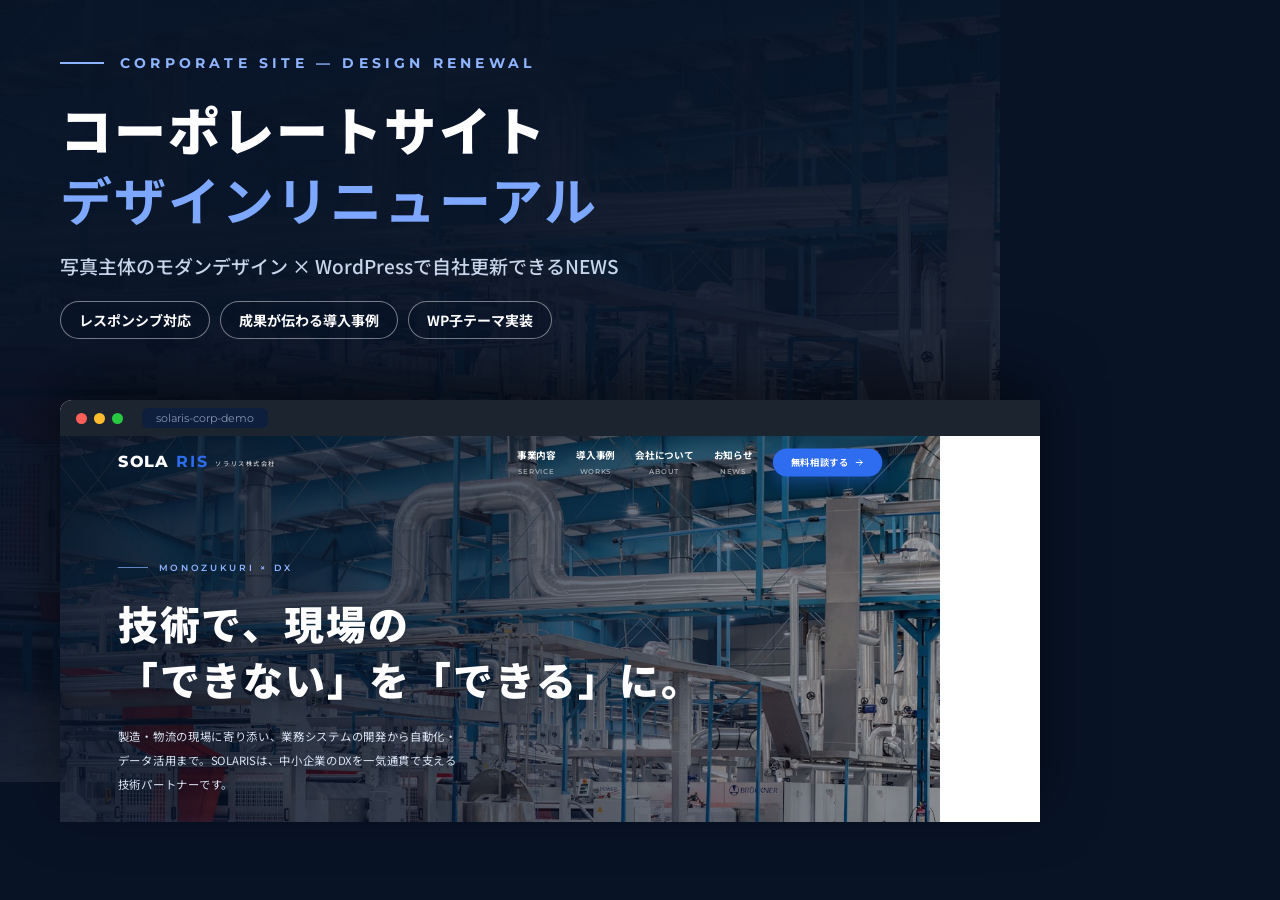
<file: portfolio/cover.html>
<!DOCTYPE html>
<html lang="ja">
<head>
<meta charset="UTF-8">
<link href="https://fonts.googleapis.com/css2?family=Noto+Sans+JP:wght@500;700;900&family=Montserrat:wght@600;700;800&display=swap" rel="stylesheet">
<style>
*{margin:0;padding:0;box-sizing:border-box}
body{width:1000px;height:782px;overflow:hidden;position:relative;font-family:'Noto Sans JP',sans-serif;background:#081326;color:#fff}
.bg{position:absolute;inset:0}
.bg img{width:100%;height:100%;object-fit:cover;opacity:.5}
.bg::after{content:"";position:absolute;inset:0;background:linear-gradient(150deg,rgba(8,19,38,.96) 30%,rgba(8,19,38,.55) 100%)}
.in{position:relative;z-index:1;padding:54px 60px 0}
.eyebrow{font-family:'Montserrat';font-size:14px;font-weight:700;letter-spacing:.3em;color:#8fb4ff;display:flex;align-items:center;gap:16px;margin-bottom:22px;text-transform:uppercase}
.eyebrow::before{content:"";width:44px;height:2px;background:#8fb4ff}
h1{font-size:52px;font-weight:900;line-height:1.35;letter-spacing:.04em;margin-bottom:18px}
h1 b{color:#7ea8ff}
.sub{font-size:19px;font-weight:500;color:#c7d4ea;margin-bottom:22px}
.chips{display:flex;gap:10px;flex-wrap:wrap}
.chips span{border:1.5px solid rgba(255,255,255,.45);border-radius:999px;padding:8px 18px;font-size:14px;font-weight:700;background:rgba(8,19,38,.4)}
.browser{position:absolute;left:60px;right:-40px;bottom:-40px;top:400px;z-index:1;border-radius:12px 0 0 0;overflow:hidden;box-shadow:0 -20px 60px rgba(0,0,0,.5);background:#fff}
.bar{height:36px;background:#1c2430;display:flex;align-items:center;gap:7px;padding:0 16px}
.bar i{width:11px;height:11px;border-radius:50%;background:#3d4a5f;display:block}
.bar i:nth-child(1){background:#ff5f57}.bar i:nth-child(2){background:#febc2e}.bar i:nth-child(3){background:#28c840}
.bar em{font-style:normal;font-family:'Montserrat';font-size:11px;color:#8595ad;background:#0d1f3c;border-radius:6px;padding:3px 14px;margin-left:12px}
.vp{width:1280px;height:900px;transform:scale(0.6875);transform-origin:0 0;border:0}
</style>
</head>
<body>
<div class="bg"><img src="../assets/img/hero.jpg"></div>
<div class="in">
  <p class="eyebrow">Corporate Site — Design Renewal</p>
  <h1>コーポレートサイト<br><b>デザインリニューアル</b></h1>
  <p class="sub">写真主体のモダンデザイン × WordPressで自社更新できるNEWS</p>
  <div class="chips"><span>レスポンシブ対応</span><span>成果が伝わる導入事例</span><span>WP子テーマ実装</span></div>
</div>
<div class="browser">
  <div class="bar"><i></i><i></i><i></i><em>solaris-corp-demo</em></div>
  <iframe class="vp" src="../index.html"></iframe>
</div>
</body>
</html>
</file>
<file: assets/style.css>
/* SOLARIS corporate demo — shared styles (photo-driven redesign) */
:root{
  --navy:#0d1f3c; --navy2:#16304f; --blue:#2f6df0; --blue-d:#2159d6; --blue-soft:#eef3fe;
  --ink:#1c2430; --sub:#5a6577; --line:#e4e8ef; --bg:#ffffff; --bg2:#f5f7fb;
  --radius:14px;
  --sans:'Noto Sans JP','Hiragino Kaku Gothic ProN',sans-serif;
  --en:'Montserrat',sans-serif;
  --shadow:0 18px 44px rgba(13,31,60,.10);
}
*{margin:0;padding:0;box-sizing:border-box}
html{scroll-behavior:smooth;scroll-padding-top:80px}
body{font-family:var(--sans);color:var(--ink);background:var(--bg);line-height:1.9;font-size:15.5px;-webkit-font-smoothing:antialiased}
img,svg{max-width:100%;display:block}
a{color:inherit;text-decoration:none}
.inner{max-width:1160px;margin:0 auto;padding:0 24px}
.en{font-family:var(--en)}
.pc{display:block}.sp{display:none}
@media(max-width:900px){.pc{display:none}.sp{display:block}}

/* reveal animation */
.reveal{opacity:0;transform:translateY(26px);transition:opacity .8s cubic-bezier(.22,.6,.2,1),transform .8s cubic-bezier(.22,.6,.2,1)}
.reveal.is-on{opacity:1;transform:none}
@media(prefers-reduced-motion:reduce){.reveal{opacity:1;transform:none;transition:none}}

/* buttons */
.btn{display:inline-flex;align-items:center;gap:12px;background:var(--blue);color:#fff;font-weight:700;font-size:15px;padding:17px 34px;border-radius:999px;transition:transform .25s,box-shadow .25s,background .25s;border:none;cursor:pointer;font-family:var(--sans);box-shadow:0 10px 26px rgba(47,109,240,.35)}
.btn svg{width:17px;height:17px;transition:transform .25s}
.btn:hover{transform:translateY(-2px);background:var(--blue-d)}
.btn:hover svg{transform:translateX(4px)}
.btn--ghost{background:rgba(255,255,255,.08);border:1px solid rgba(255,255,255,.55);box-shadow:none;backdrop-filter:blur(4px)}
.btn--ghost:hover{background:rgba(255,255,255,.16)}
.btn--lg{font-size:16.5px;padding:20px 46px}
.link-btn{display:inline-flex;align-items:center;gap:10px;border:1.5px solid var(--navy);color:var(--navy);font-weight:700;font-size:14px;padding:13px 30px;border-radius:999px;transition:background .25s,color .25s}
.link-btn svg{width:15px;height:15px}
.link-btn:hover{background:var(--navy);color:#fff}

/* header */
.hdr{position:fixed;top:0;left:0;right:0;z-index:100;transition:background .3s,box-shadow .3s,border-color .3s;border-bottom:1px solid transparent}
.hdr.is-solid{background:rgba(255,255,255,.92);backdrop-filter:blur(10px);border-color:var(--line);box-shadow:0 4px 24px rgba(13,31,60,.06)}
.hdr__in{max-width:1160px;margin:0 auto;padding:0 24px;height:76px;display:flex;align-items:center;justify-content:space-between}
.logo{font-family:var(--en);font-weight:800;font-size:23px;letter-spacing:.1em;color:#fff;display:flex;align-items:center;gap:10px;transition:color .3s}
.logo b{color:var(--blue)}
.logo small{font-family:var(--sans);font-size:9px;letter-spacing:.22em;font-weight:500;margin-top:3px;opacity:.75}
.hdr.is-solid .logo,.hdr.is-open .logo{color:var(--navy)}
.nav{display:flex;gap:30px;font-size:14px;font-weight:700;align-items:center}
.nav>a{color:#fff;transition:color .3s,opacity .2s;text-align:center}
.hdr.is-solid .nav>a{color:var(--ink)}
.nav>a:hover{opacity:.7}
.nav .en{font-size:10px;display:block;letter-spacing:.14em;margin-top:0;font-weight:600;opacity:.55;text-transform:uppercase}
.nav__cta{background:var(--blue);color:#fff!important;padding:13px 26px;border-radius:999px;font-weight:700;font-size:13.5px;line-height:1;white-space:nowrap;transition:background .25s;display:inline-flex;align-items:center;gap:8px;box-shadow:0 8px 20px rgba(47,109,240,.35)}
.nav__cta svg{width:15px;height:15px}
.nav .nav__cta .en{display:none}
.nav__cta:hover{background:var(--blue-d);opacity:1!important}
.hdr__menu{display:none;flex-direction:column;gap:5px;background:none;border:none;cursor:pointer;padding:8px}
.hdr__menu span{width:26px;height:2px;background:#fff;transition:all .3s;border-radius:2px}
.hdr.is-solid .hdr__menu span,.hdr.is-open .hdr__menu span{background:var(--navy)}
.hdr.is-open .hdr__menu span:nth-child(1){transform:translateY(7px) rotate(45deg)}
.hdr.is-open .hdr__menu span:nth-child(2){opacity:0}
.hdr.is-open .hdr__menu span:nth-child(3){transform:translateY(-7px) rotate(-45deg)}
.drawer{display:none}
@media(max-width:900px){
  .nav{display:none}
  .hdr__menu{display:flex}
  .hdr.is-open{background:#fff}
  .drawer{display:flex;flex-direction:column;background:#fff;border-bottom:1px solid var(--line);overflow:hidden;max-height:0;transition:max-height .4s ease}
  .hdr.is-open .drawer{max-height:400px;box-shadow:0 24px 40px rgba(13,31,60,.12)}
  .drawer a{padding:16px 28px;font-weight:700;font-size:15px;border-top:1px solid var(--line);color:var(--ink)}
  .drawer__cta{color:var(--blue)!important}
}

/* hero */
.hero{position:relative;min-height:640px;height:92vh;max-height:860px;display:flex;align-items:center;color:#fff;overflow:hidden}
.hero__bg{position:absolute;inset:0;z-index:0}
.hero__bg img{width:100%;height:100%;object-fit:cover;animation:heroZoom 14s ease-out forwards}
@keyframes heroZoom{from{transform:scale(1.08)}to{transform:scale(1)}}
.hero__bg::after{content:"";position:absolute;inset:0;background:linear-gradient(100deg,rgba(8,19,38,.92) 0%,rgba(8,19,38,.72) 42%,rgba(8,19,38,.28) 100%)}
.hero__in{position:relative;z-index:1;max-width:1160px;width:100%;margin:0 auto;padding:120px 24px 140px}
.hero__eyebrow{font-family:var(--en);letter-spacing:.32em;font-size:13px;font-weight:600;color:#8fb4ff;margin-bottom:26px;display:flex;align-items:center;gap:16px;text-transform:uppercase}
.hero__eyebrow::before{content:"";width:44px;height:1px;background:#8fb4ff}
.hero h1 .nw{display:inline-block}
.hero h1{font-size:clamp(32px,4.8vw,58px);font-weight:900;line-height:1.42;letter-spacing:.05em;margin-bottom:26px;text-shadow:0 2px 30px rgba(8,19,38,.4)}
.hero__lead{font-size:clamp(14.5px,1.3vw,16.5px);color:#dbe5f5;max-width:56ch;margin-bottom:40px;line-height:2.1;text-shadow:0 1px 16px rgba(8,19,38,.5)}
.hero__btns{display:flex;gap:16px;flex-wrap:wrap}
.hero__stats{position:absolute;left:0;right:0;bottom:0;z-index:1;border-top:1px solid rgba(255,255,255,.18);background:rgba(8,19,38,.35);backdrop-filter:blur(8px)}
.hero__stats-in{max-width:1160px;margin:0 auto;padding:0 24px;display:flex}
.hero__stat{flex:1;padding:22px 10px;text-align:center;border-left:1px solid rgba(255,255,255,.14)}
.hero__stat:last-child{border-right:1px solid rgba(255,255,255,.14)}
.hero__stat b{font-family:var(--en);font-weight:700;font-size:clamp(26px,2.6vw,36px);color:#fff;display:block;line-height:1.2}
.hero__stat b small{font-size:.45em;font-family:var(--sans);font-weight:700;margin-left:2px}
.hero__stat span{font-size:11.5px;color:#9fb3d4;letter-spacing:.14em}
@media(max-width:600px){.hero{height:auto;min-height:0}.hero__in{padding:130px 24px 150px}}

/* section base */
.sec{padding:104px 0}
.sec--gray{background:var(--bg2)}
.sec-head{margin-bottom:56px}
.sec-head .en{display:block;font-size:12.5px;letter-spacing:.3em;color:var(--blue);font-weight:700;margin-bottom:14px;text-transform:uppercase;display:flex;align-items:center;gap:14px}
.sec-head .en::before{content:"";width:36px;height:1.5px;background:var(--blue)}
.sec-head h2{font-size:clamp(26px,3.2vw,38px);font-weight:900;letter-spacing:.06em;line-height:1.4}
.sec-head p{color:var(--sub);font-size:15px;margin-top:14px}
.sec-head--row{display:flex;align-items:flex-end;justify-content:space-between;gap:24px}

/* services */
.svc{display:grid;grid-template-columns:repeat(3,1fr);gap:28px}
.svc__card{background:#fff;border:1px solid var(--line);border-radius:var(--radius);overflow:hidden;transition:transform .35s,box-shadow .35s;display:flex;flex-direction:column}
.svc__card:hover{transform:translateY(-8px);box-shadow:var(--shadow)}
.svc__ph{position:relative;aspect-ratio:3/2;overflow:hidden}
.svc__ph img{width:100%;height:100%;object-fit:cover;transition:transform .6s cubic-bezier(.22,.6,.2,1)}
.svc__card:hover .svc__ph img{transform:scale(1.06)}
.svc__no{position:absolute;left:18px;bottom:12px;font-family:var(--en);font-weight:700;font-size:15px;color:#fff;letter-spacing:.12em;text-shadow:0 1px 10px rgba(0,0,0,.5)}
.svc__no::after{content:"";display:block;width:26px;height:2px;background:var(--blue);margin-top:5px}
.svc__body{padding:26px 26px 28px;display:flex;flex-direction:column;flex:1}
.svc__card h3{font-size:19px;font-weight:700;margin-bottom:10px;letter-spacing:.04em}
.svc__card p{font-size:14px;color:var(--sub);flex:1}
.svc__more{display:inline-flex;align-items:center;gap:8px;font-size:13px;font-weight:700;color:var(--blue);margin-top:18px}
.svc__more svg{width:14px;height:14px;transition:transform .25s}
.svc__card:hover .svc__more svg{transform:translateX(4px)}
@media(max-width:900px){.svc{grid-template-columns:1fr;max-width:480px;margin:0 auto}}

/* works */
.works{display:grid;grid-template-columns:repeat(3,1fr);gap:28px}
.work{background:#fff;border:1px solid var(--line);border-radius:var(--radius);overflow:hidden;transition:transform .35s,box-shadow .35s;display:flex;flex-direction:column}
.work:hover{transform:translateY(-8px);box-shadow:var(--shadow)}
.work__ph{position:relative;aspect-ratio:3/2;overflow:hidden}
.work__ph img{width:100%;height:100%;object-fit:cover;transition:transform .6s cubic-bezier(.22,.6,.2,1)}
.work:hover .work__ph img{transform:scale(1.06)}
.work__tag{position:absolute;left:14px;top:14px;background:rgba(8,19,38,.78);backdrop-filter:blur(4px);color:#fff;font-size:11.5px;font-weight:700;letter-spacing:.06em;padding:6px 14px;border-radius:999px}
.work__body{padding:26px 26px 28px;display:flex;flex-direction:column;flex:1}
.work h3{font-size:17px;font-weight:700;line-height:1.65;letter-spacing:.03em;margin-bottom:10px}
.work__body>p{font-size:13.5px;color:var(--sub);flex:1}
.work__nums{display:flex;gap:0;margin-top:20px;border-top:1px solid var(--line);padding-top:18px}
.work__nums>div{flex:1;text-align:center}
.work__nums>div+div{border-left:1px solid var(--line)}
.work__nums b{font-family:var(--en);font-weight:700;font-size:26px;color:var(--blue);display:block;line-height:1.25}
.work__nums b small{font-size:.5em;font-family:var(--sans);font-weight:700;margin-left:1px}
.work__nums span{font-size:11px;color:var(--sub);letter-spacing:.04em}
.works__note{text-align:center;font-size:12px;color:#98a2b3;margin-top:34px}
@media(max-width:900px){.works{grid-template-columns:1fr;max-width:480px;margin:0 auto}}

/* about split */
.about{display:grid;grid-template-columns:1.02fr .98fr;gap:64px;align-items:center}
.about__txt .en{color:var(--blue);letter-spacing:.3em;font-size:12.5px;font-weight:700;display:flex;align-items:center;gap:14px;margin-bottom:14px;text-transform:uppercase}
.about__txt .en::before{content:"";width:36px;height:1.5px;background:var(--blue)}
.about__txt h2{font-size:clamp(24px,3vw,34px);font-weight:900;line-height:1.55;letter-spacing:.05em;margin-bottom:22px}
.about__txt>p{color:var(--sub);font-size:15px;margin-bottom:16px}
.about__tbl{margin-top:30px;border-top:1px solid var(--line)}
.about__tbl>div{display:flex;border-bottom:1px solid var(--line);padding:13px 4px;font-size:13.5px}
.about__tbl dt{flex:none;width:96px;font-weight:700;color:var(--navy)}
.about__tbl dd{color:var(--sub)}
.about__visual{position:relative;border-radius:16px;overflow:hidden;box-shadow:var(--shadow)}
.about__visual img{width:100%;height:100%;object-fit:cover;aspect-ratio:4/3.4}
.about__visual::after{content:"";position:absolute;inset:0;background:linear-gradient(160deg,rgba(47,109,240,.12),transparent 55%)}
@media(max-width:900px){.about{grid-template-columns:1fr;gap:36px}}

/* flow */
.flow{display:grid;grid-template-columns:repeat(4,1fr);gap:24px;list-style:none;counter-reset:flow}
.flow li{background:#fff;border:1px solid var(--line);border-radius:var(--radius);padding:30px 26px 28px;position:relative}
.flow li:not(:last-child)::after{content:"";position:absolute;right:-19px;top:50%;transform:translateY(-50%);border:7px solid transparent;border-left:10px solid #c6d2e4;z-index:1}
.flow__no{font-family:var(--en);font-weight:700;font-size:14px;color:var(--blue);letter-spacing:.12em;display:block}
.flow__no::after{content:"";display:block;width:26px;height:2px;background:var(--blue);margin:8px 0 16px}
.flow h3{font-size:16.5px;font-weight:700;margin-bottom:8px;letter-spacing:.04em}
.flow p{font-size:13px;color:var(--sub)}
@media(max-width:900px){
  .flow{grid-template-columns:1fr 1fr;gap:16px}
  .flow li:not(:last-child)::after{display:none}
}
@media(max-width:520px){.flow{grid-template-columns:1fr}}

/* news preview / list */
.news-list{display:flex;flex-direction:column;border-top:1px solid var(--line)}
.news-item{display:flex;gap:26px;align-items:center;padding:23px 8px;border-bottom:1px solid var(--line);transition:background .2s}
.news-item:hover{background:var(--bg2)}
.news-item__date{font-family:var(--en);font-weight:600;font-size:13.5px;color:var(--sub);flex:none;width:100px;letter-spacing:.04em}
.news-item__cat{flex:none;font-size:11px;font-weight:700;letter-spacing:.06em;padding:5px 13px;border-radius:999px;background:var(--blue-soft);color:var(--blue);min-width:96px;text-align:center}
.news-item__cat.press{background:#eaf7ef;color:#2e9e5b}
.news-item__cat.recruit{background:#fdf0e8;color:#d97a2b}
.news-item__ttl{font-size:15px;font-weight:500;flex:1}
.news-item:hover .news-item__ttl{color:var(--blue)}
.news-item__arrow{color:var(--sub);flex:none;transition:transform .25s}
.news-item:hover .news-item__arrow{transform:translateX(4px);color:var(--blue)}
@media(max-width:720px){
  .news-item{flex-wrap:wrap;gap:8px 14px;padding:18px 6px}
  .news-item__ttl{flex-basis:100%;order:3}
  .news-item__arrow{display:none}
}
.news-more{text-align:center;margin-top:40px}

/* cta band */
.cta{position:relative;color:#fff;text-align:center;padding:110px 0;overflow:hidden}
.cta__bg{position:absolute;inset:0}
.cta__bg img{width:100%;height:100%;object-fit:cover}
.cta__bg::after{content:"";position:absolute;inset:0;background:linear-gradient(120deg,rgba(8,19,38,.94),rgba(13,31,60,.86))}
.cta__in{position:relative;z-index:1}
.cta .en{display:block;font-family:var(--en);font-weight:700;font-size:12.5px;letter-spacing:.3em;color:#8fb4ff;margin-bottom:16px;text-transform:uppercase}
.cta h2{font-size:clamp(25px,3.2vw,38px);font-weight:900;letter-spacing:.06em;margin-bottom:16px}
.cta p{color:#c7d4ea;margin-bottom:38px;font-size:15px}
.cta__btns{display:flex;align-items:center;justify-content:center;gap:36px;flex-wrap:wrap}
.cta__tel{color:#fff;margin:0!important;text-align:left}
.cta__tel small{display:block;font-size:11.5px;color:#9fb3d4;letter-spacing:.06em}
.cta__tel b{font-family:var(--en);font-weight:700;font-size:27px;letter-spacing:.04em}
@media(max-width:600px){.cta__btns{flex-direction:column;gap:22px}.cta__tel{text-align:center}}

/* footer */
.ft{background:#0a1830;color:#aeb9cc;padding:64px 0 0;font-size:14px}
.ft__grid{display:grid;grid-template-columns:1.5fr 1fr 1fr;gap:40px;padding-bottom:48px}
.ft__logo{font-family:var(--en);color:#fff;font-size:23px;font-weight:800;letter-spacing:.1em;margin-bottom:14px}
.ft__logo b{color:var(--blue)}
.ft__desc{font-size:13px;line-height:2.1;color:#8595ad;max-width:36ch}
.ft h4{font-family:var(--en);font-size:12px;letter-spacing:.2em;color:#6f7f99;margin-bottom:16px;font-weight:700;text-transform:uppercase}
.ft ul{list-style:none;display:flex;flex-direction:column;gap:11px}
.ft ul a{transition:color .2s}
.ft ul a:hover{color:#fff}
.ft__bottom{border-top:1px solid #1d2f4c;padding:20px 0;text-align:center;font-size:11.5px;color:#6f7f99;letter-spacing:.06em}
@media(max-width:900px){.ft__grid{grid-template-columns:1fr;gap:30px}}

.demo-note{background:#eef3fe;color:#40546f;font-size:11.5px;text-align:center;padding:9px 16px;letter-spacing:.04em}

/* page header (sub pages) */
.pagehead{position:relative;color:#fff;padding:150px 0 78px;text-align:center;overflow:hidden}
.pagehead__bg{position:absolute;inset:0}
.pagehead__bg img{width:100%;height:100%;object-fit:cover}
.pagehead__bg::after{content:"";position:absolute;inset:0;background:linear-gradient(120deg,rgba(8,19,38,.92),rgba(13,31,60,.8))}
.pagehead .inner{position:relative;z-index:1}
.pagehead .en{font-family:var(--en);font-weight:700;letter-spacing:.24em;font-size:36px;display:block;margin-bottom:8px;text-transform:uppercase}
.pagehead h1{font-size:16px;font-weight:500;letter-spacing:.14em;color:#bcccea}
.crumb{font-size:12px;color:var(--sub);padding:16px 0}
.crumb a:hover{color:var(--blue)}

/* article */
.article{max-width:800px;margin:0 auto;padding:60px 24px 90px}
.article__meta{display:flex;align-items:center;gap:16px;margin-bottom:18px}
.article h1{font-size:clamp(22px,3vw,30px);font-weight:700;line-height:1.6;letter-spacing:.03em;margin-bottom:30px;padding-bottom:30px;border-bottom:2px solid var(--line)}
.article__body p{margin-bottom:22px;color:#39424f}
.article__body h2{font-size:21px;font-weight:700;margin:38px 0 16px;padding-left:14px;border-left:4px solid var(--blue);letter-spacing:.04em}
.article__body img{border-radius:10px;margin:24px 0}
.article__back{text-align:center;margin-top:50px}
.filters{display:flex;gap:10px;justify-content:center;flex-wrap:wrap;margin-bottom:40px}
.filters a{font-size:13px;font-weight:600;padding:9px 20px;border-radius:999px;border:1px solid var(--line);color:var(--sub);transition:all .2s;background:#fff}
.filters a.is-active,.filters a:hover{background:var(--navy);color:#fff;border-color:var(--navy)}
</file>
